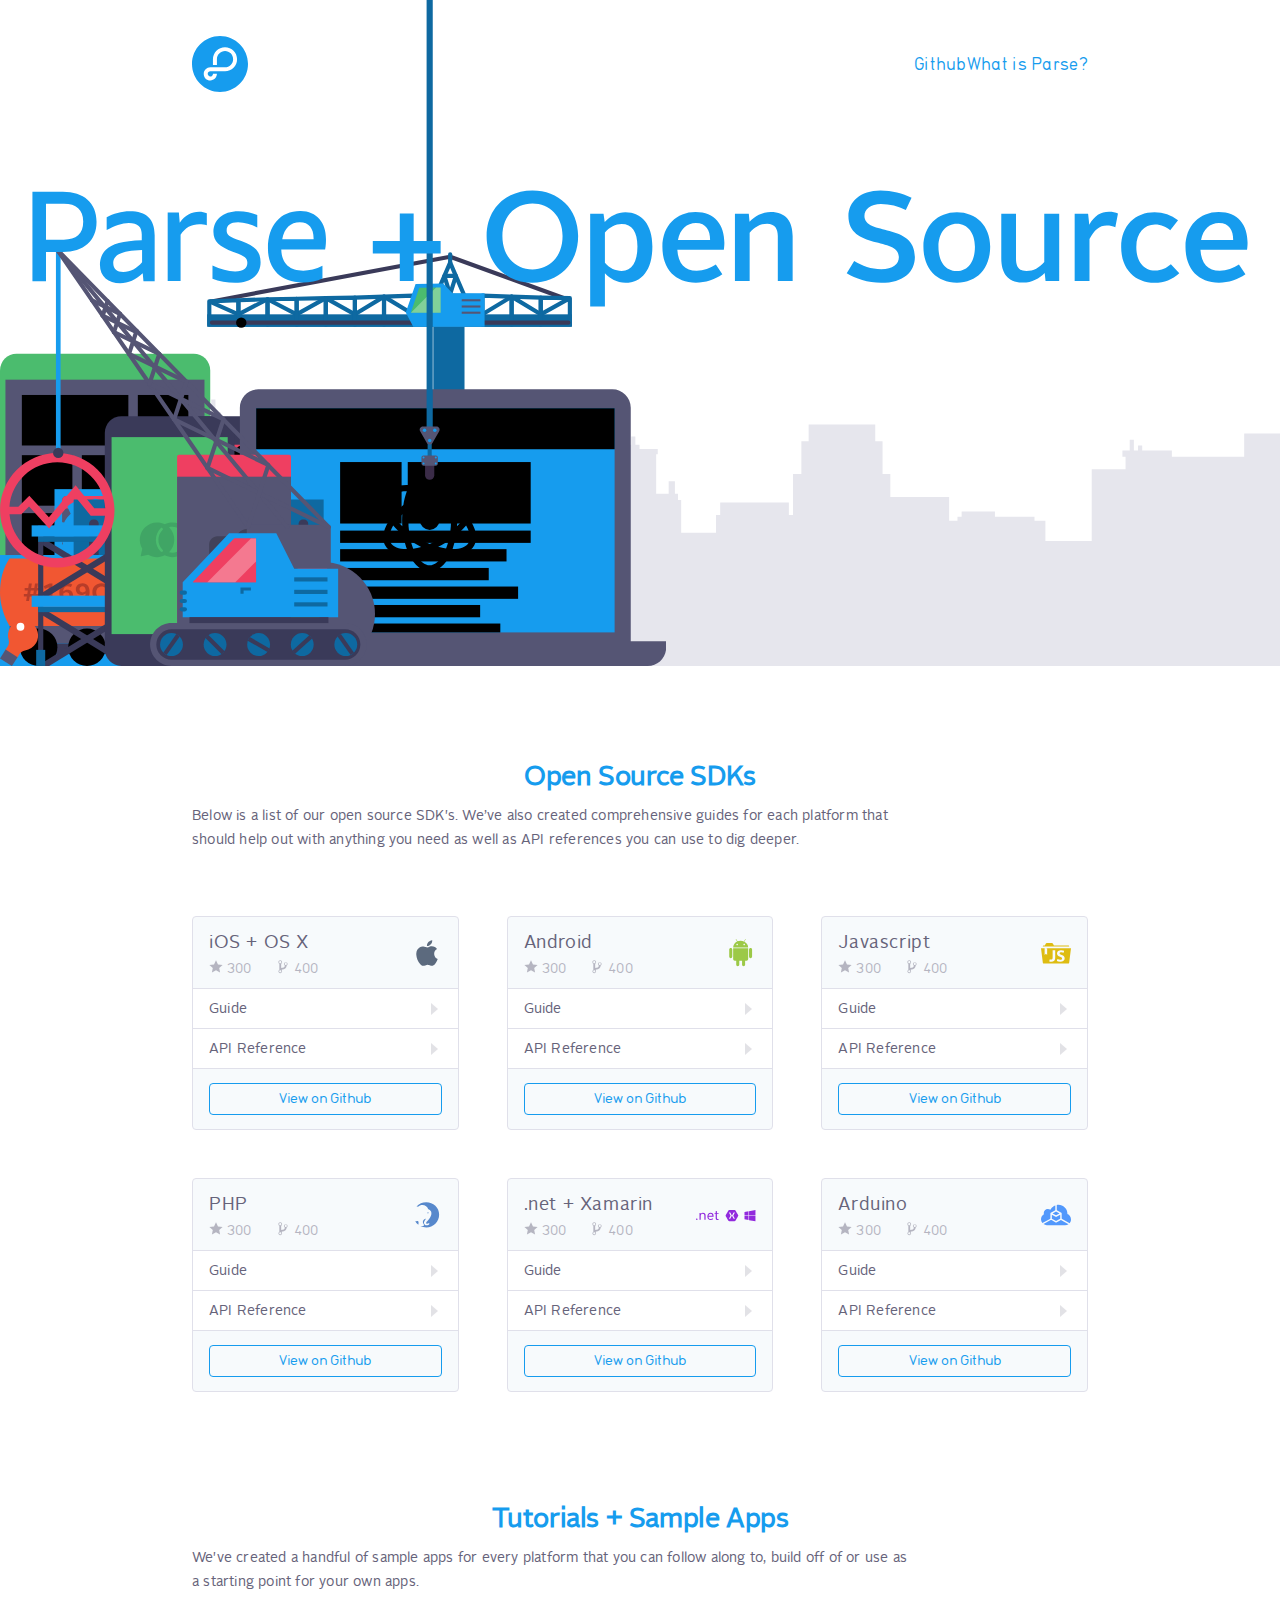
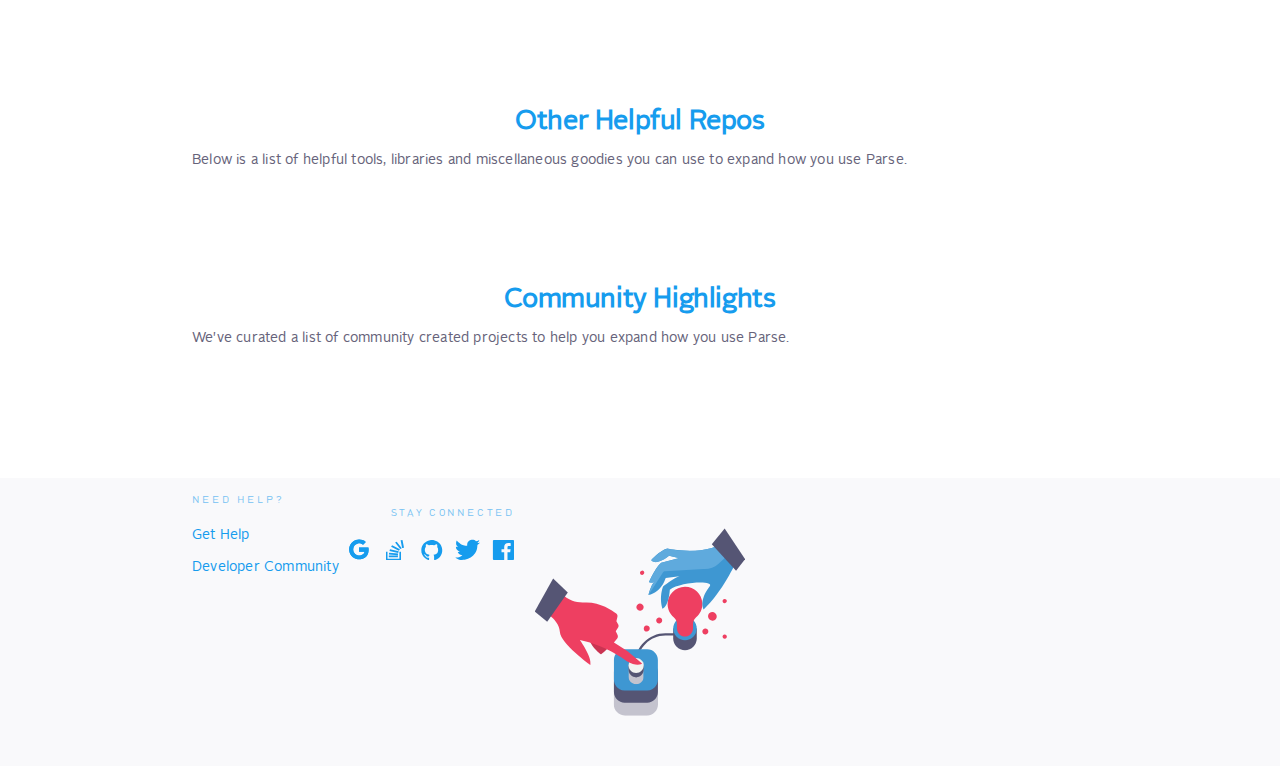
<file: _site/index.html>
<!doctype html>
<html class="no-js" lang="">
    <head>
        <meta charset="utf-8">
        <meta http-equiv="x-ua-compatible" content="ie=edge">
        <title>Parse + Open Source = ❤️</title>
        <meta name="description" content="The open source destination for Parse ">
        <meta name="viewport" content="width=device-width, initial-scale=1">

        <link rel="icon" type="image/png" href="img/favicon.png">
        <link rel="icon" type="image/png" href="img/favicon.svg">

		<link rel="stylesheet" href="/css/normalize.css">
        <link rel="stylesheet" href="/css/main.css">
        <script src="js/vendor/modernizr-2.8.3.min.js"></script>
        <script src="https://www.parsecdn.com/js/parse-1.6.7.min.js"></script>
        <script>
            var gitJson = null;
            Parse.initialize("vc59bNX5cbtFv4Upaz4y31IJ6zOH5uKqJbRqoSgy", "jbMROx6VuQ6wVWRur29gYcQ7o3ucD4VYdh7DoFHj");
        </script>
    </head>
    <body>
        <nav>
            <div class="container">
                <img src="img/logo.svg" alt="Parse logo" class="logo">
                <ul>
                    <li><a href="https://github.com/ParsePlatform"  target="_blank">Github</a></li>
                    <li><a href="https://www.parse.com/" target="_blank">What is Parse?</a></li>
                </ul>
            </div>
        </nav>
        <div class="header">
        	<div class="headerIllustration">
        		<img src="img/header/skyline.svg" alt="" class="skyline">
        		<div class="foregroundContainer">
	        		<img src="img/header/tablet.svg" alt="tablet" class="tablet">
	        		<svg version="1.1" xmlns="http://www.w3.org/2000/svg" xmlns:xlink="http://www.w3.org/1999/xlink" x="0px" y="0px" viewBox="-395 -584 408 1280" style="enable-background:new -395 -584 408 1280;" xml:space="preserve" class="tabletInner tablet">
						<g class="tabletContent">
							<rect x="-353" y="175.1" width="204.7" height="97.1"/>
							<rect x="-130.1" y="175.1" width="97.1" height="97.1"/>
							<rect x="-353" y="290.8" width="97.1" height="97.1"/>
							<rect x="-237.7" y="290.8" width="204.7" height="97.1"/>
							<rect x="-353" y="402.2" width="320" height="97.1"/>
							<rect x="-353" y="513.2" width="204.7" height="97.1"/>
							<rect x="-130.1" y="513.2" width="97.1" height="97.1"/>
						</g>
					</svg>
	        		<img src="img/header/crane.svg" alt="crane" class="crane">
	        		<svg version="1.1" xmlns="http://www.w3.org/2000/svg" xmlns:xlink="http://www.w3.org/1999/xlink" x="0px" y="0px" viewBox="-49 -584 1100 1280" style="enable-background:new -49 -584 1100 1280;" xml:space="preserve" class="crane craneInner">
						<g class="cranePhoneContent">
							<path d="M436.8,534.5h-46c-2.2,0-4-1.8-4-4v-46c0-2.2,1.8-4,4-4h46c2.2,0,4,1.8,4,4v46
								C440.8,532.7,439,534.5,436.8,534.5z"/>
							<path d="M504.3,534.5h-46c-2.2,0-4-1.8-4-4v-46c0-2.2,1.8-4,4-4h46c2.2,0,4,1.8,4,4v46
								C508.3,532.7,506.5,534.5,504.3,534.5z"/>
							<path d="M370.8,534.5h-46c-2.2,0-4-1.8-4-4v-46c0-2.2,1.8-4,4-4h46c2.2,0,4,1.8,4,4v46
								C374.8,532.7,373,534.5,370.8,534.5z"/>
							<path d="M504.3,546.3H324.8c-2.2,0-4,1.8-4,4v8c0,2.2,1.8,4,4,4h179.5c2.2,0,4-1.8,4-4v-8
								C508.3,548.1,506.5,546.3,504.3,546.3z"/>
							<path d="M504.3,574.3H324.8c-2.2,0-4,1.8-4,4v8c0,2.2,1.8,4,4,4h179.5c2.2,0,4-1.8,4-4v-8
								C508.3,576.1,506.5,574.3,504.3,574.3z"/>
							<path d="M504.3,602.3H324.8c-2.2,0-4,1.8-4,4v8c0,2.2,1.8,4,4,4h179.5c2.2,0,4-1.8,4-4v-8
								C508.3,604.1,506.5,602.3,504.3,602.3z"/>
						</g>
						<g id="load_1_">
							<defs>
								<rect id="craneClipContainer" x="317.5" y="46.1" width="480" height="427.4"/>
							</defs>
							<clipPath id="craneClip">
								<use xlink:href="#craneClipContainer" style="overflow:visible;"/>
							</clipPath>
							<g class="videoLoad">
								<rect x="320.8" y="282.1" class="st3" width="187.5" height="187.5"/>
								<polygon class="st4" points="383,338.9 447,375.9 383,412.8 "/>
							</g>
							<g class="loadInner">
								<line class="st2" x1="415" y1="282.1" x2="415" y2="-37.9"/>
								<circle class="st5" cx="415" cy="282.1" r="10"/>
							</g>
						</g>
						<circle class="anchor" cx="414.7" cy="36.1" r="10"/>
					</svg>
	        		<img src="img/header/transport.svg" alt="transport" class="transport">
	        		<svg version="1.1" xmlns="http://www.w3.org/2000/svg" xmlns:xlink="http://www.w3.org/1999/xlink" x="0px" y="0px" viewBox="-199 -584 800 1280" style="enable-background:new -199 -584 800 1280;" xml:space="preserve" class="transport transportWheels">
						<g class="wheel">
							<circle class="st0" cx="522.7" cy="662" r="34"/>
							<circle class="st1" cx="522.7" cy="662" r="18.9"/>
							<g>
								<circle class="st0" cx="535.8" cy="662" r="1.9"/>
								<circle class="st0" cx="509.5" cy="662" r="1.9"/>
								<circle class="st0" cx="522.7" cy="675.2" r="1.9"/>
								<circle class="st0" cx="522.7" cy="648.8" r="1.9"/>
								<circle class="st0" cx="531.9" cy="652.7" r="1.9"/>
								<circle class="st0" cx="513.2" cy="671.4" r="1.9"/>
								<circle class="st0" cx="531.9" cy="671.4" r="1.9"/>
								<circle class="st0" cx="513.2" cy="652.7" r="1.9"/>
							</g>
						</g>
						<g class="wheel">
							<circle class="st0" cx="324.5" cy="662" r="34"/>
							<circle class="st1" cx="324.5" cy="662" r="18.9"/>
							<g>
								<circle class="st0" cx="337.6" cy="662" r="1.9"/>
								<circle class="st0" cx="311.2" cy="662" r="1.9"/>
								<circle class="st0" cx="324.5" cy="675.2" r="1.9"/>
								<circle class="st0" cx="324.5" cy="648.8" r="1.9"/>
								<circle class="st0" cx="333.8" cy="652.7" r="1.9"/>
								<circle class="st0" cx="315.1" cy="671.4" r="1.9"/>
								<circle class="st0" cx="333.8" cy="671.4" r="1.9"/>
								<circle class="st0" cx="315.1" cy="652.7" r="1.9"/>
							</g>
						</g>
						<g class="wheel">
							<circle class="st0" cx="246.1" cy="662" r="34"/>
							<circle class="st1" cx="246.1" cy="662" r="18.9"/>
							<g>
								<circle class="st0" cx="259.4" cy="662" r="1.9"/>
								<circle class="st0" cx="232.9" cy="662" r="1.9"/>
								<circle class="st0" cx="246.1" cy="675.2" r="1.9"/>
								<circle class="st0" cx="246.1" cy="648.8" r="1.9"/>
								<circle class="st0" cx="255.5" cy="652.7" r="1.9"/>
								<circle class="st0" cx="236.8" cy="671.4" r="1.9"/>
								<circle class="st0" cx="255.5" cy="671.4" r="1.9"/>
								<circle class="st0" cx="236.8" cy="652.7" r="1.9"/>
							</g>
						</g>
						<g class="wheel">
							<circle class="st0" cx="-59.3" cy="662" r="34"/>
							<circle class="st1" cx="-59.3" cy="662" r="18.9"/>
							<g>
								<circle class="st0" cx="-46.1" cy="662" r="1.9"/>
								<circle class="st0" cx="-72.5" cy="662" r="1.9"/>
								<circle class="st0" cx="-59.3" cy="675.2" r="1.9"/>
								<circle class="st0" cx="-59.3" cy="648.8" r="1.9"/>
								<circle class="st0" cx="-49.9" cy="652.7" r="1.9"/>
								<circle class="st0" cx="-68.6" cy="671.4" r="1.9"/>
								<circle class="st0" cx="-49.9" cy="671.4" r="1.9"/>
								<circle class="st0" cx="-68.6" cy="652.7" r="1.9"/>
							</g>
						</g>
						<g class="wheel">
							<circle class="st0" cx="-137.6" cy="662" r="34"/>
							<circle class="st1" cx="-137.6" cy="662" r="18.9"/>
							<g>
								<circle class="st0" cx="-124.4" cy="662" r="1.9"/>
								<circle class="st0" cx="-150.8" cy="662" r="1.9"/>
								<circle class="st0" cx="-137.6" cy="675.2" r="1.9"/>
								<circle class="st0" cx="-137.6" cy="648.8" r="1.9"/>
								<circle class="st0" cx="-128.3" cy="652.7" r="1.9"/>
								<circle class="st0" cx="-147" cy="671.4" r="1.9"/>
								<circle class="st0" cx="-128.3" cy="671.4" r="1.9"/>
								<circle class="st0" cx="-147" cy="652.7" r="1.9"/>
							</g>
						</g>
					</svg>
	        		<img src="img/header/laptop.svg" alt="laptop" class="laptop">
	        		<svg version="1.1" xmlns="http://www.w3.org/2000/svg" xmlns:xlink="http://www.w3.org/1999/xlink" x="0px" y="0px" viewBox="50 -594 1300 1300" style="enable-background:new 50 -594 1300 1300;" xml:space="preserve" class="laptopInner laptop">
						<defs>
							<rect id="laptopClipContainer" x="550" y="202.9" width="699.7" height="437.5"/>
						</defs>
						<clipPath id="laptopClip">
							<use xlink:href="#laptopClipContainer"  style="overflow:visible;"/>
						</clipPath>
						<g class="st0">
							<g class="laptopContent">
								<rect x="845.9" y="307.9" class="st1" width="240" height="120"/>
								<rect x="713.9" y="307.9" class="st1" width="120" height="120"/>
								<rect x="713.9" y="441.7" class="st1" width="372" height="24"/>
								<rect x="713.9" y="477.9" class="st1" width="324.8" height="24"/>
								<rect x="713.9" y="514.6" class="st1" width="290.1" height="24"/>
								<rect x="713.9" y="550.9" class="st1" width="347.4" height="24"/>
								<rect x="713.9" y="586.9" class="st1" width="273.3" height="24"/>
								<rect x="713.9" y="623.1" class="st1" width="312.7" height="17.3"/>
							</g>
							<g class="browserChrome">
								<rect x="550" y="202.9" class="st1" width="699.7" height="80"/>
								<path class="st2" d="M1187.7,266.9h-528c-4.4,0-8-3.6-8-8v-12.1c0-4.4,3.6-8,8-8h528c4.4,0,8,3.6,8,8v12.1
									C1195.7,263.3,1192.1,266.9,1187.7,266.9z"/>
								<circle class="st2" cx="624" cy="252.8" r="14"/>
								<circle class="st2" cx="588" cy="252.8" r="14"/>
								<circle class="st2" cx="1231.7" cy="220.9" r="6"/>
								<circle class="st2" cx="1195.7" cy="220.9" r="6"/>
								<circle class="st2" cx="1213.7" cy="220.9" r="6"/>
								<path class="st2" d="M1227.7,266.8h-12c-4.4,0-8-3.6-8-8v-12c0-4.4,3.6-8,8-8h12c4.4,0,8,3.6,8,8v12
									C1235.7,263.2,1232.1,266.8,1227.7,266.8z"/>
							</g>
						</g>
					</svg>
	        		<svg version="1.1" id="Layer_1" xmlns="http://www.w3.org/2000/svg" xmlns:xlink="http://www.w3.org/1999/xlink" x="0px" y="0px" viewBox="50 -594 1300 1300" style="enable-background:new 50 -594 1300 1300;" xml:space="preserve" class="laptop laptopData">
	        			<g>
							<path class="st0" d="M967.7,421.4c0.2-0.2,0.3-0.5,0.5-0.7c12.2-18.7,14.7-36.2,7.1-49.3c-6.9-12-21.6-18.6-41.2-18.6
							c-1.9,0-3.9,0.1-5.8,0.2c-9.8-19.5-23.7-31.6-39.5-31.6S859,333.5,849.3,353c-2-0.1-3.9-0.2-5.8-0.2c-19.7,0-34.3,6.6-41.2,18.6
							c-7.9,13.7-4.4,31.8,7.6,50c-12,18.2-15.5,36.3-7.6,50c6.9,12,21.6,18.6,41.2,18.6c1.9,0,3.9-0.1,5.8-0.2
							c9.8,19.5,23.7,31.6,39.5,31.6s29.8-12.1,39.5-31.6c2,0.1,3.9,0.2,5.8,0.2c19.7,0,34.3-6.6,41.2-18.6c7.6-13.1,5-30.6-7.1-49.3
							C968,421.8,967.8,421.6,967.7,421.4z M934.1,364.9c15.2,0,26.1,4.5,30.7,12.6c4.7,8.2,2.9,20.3-4.9,33.6
							c-5.6-6.7-12.3-13.2-19.7-19.3c-1.6-9.7-3.9-18.7-6.8-26.9C933.5,364.9,933.8,364.9,934.1,364.9z M909.5,457.4
							c-6.8,4-13.8,7.4-20.8,10.3c-7-2.9-14-6.3-20.8-10.3c-7.1-4.1-13.5-8.4-19.3-12.9c-1-7.3-1.5-15-1.5-23.2s0.5-15.9,1.5-23.2
							c5.8-4.5,12.3-8.8,19.3-12.9c6.8-4,13.8-7.4,20.8-10.3c7,2.9,14,6.3,20.8,10.3c6.9,4,13.4,8.4,19.4,13c0.9,7.2,1.5,15,1.5,23.1
							s-0.5,15.8-1.5,23.1C922.9,449.1,916.4,453.4,909.5,457.4z M925.6,461.6c-1.4,5.5-3,10.5-4.9,15.2c-5-0.7-10.2-1.9-15.5-3.4
							c3.5-1.7,6.9-3.6,10.3-5.5C919,465.9,922.4,463.8,925.6,461.6z M872.1,473.5c-5.3,1.5-10.5,2.6-15.5,3.4c-1.8-4.6-3.5-9.7-4.9-15.1
							c3.2,2.1,6.6,4.2,10.1,6.2C865.2,469.9,868.7,471.7,872.1,473.5z M835.3,433.2c-4-3.9-7.6-7.9-10.7-11.8c3.1-3.9,6.7-7.9,10.7-11.8
							c-0.2,3.9-0.4,7.8-0.4,11.8S835.1,429.3,835.3,433.2z M851.8,381c1.4-5.5,3-10.5,4.9-15.1c5,0.7,10.2,1.9,15.5,3.4
							c-3.5,1.7-6.9,3.6-10.3,5.5C858.3,376.8,855,378.9,851.8,381z M905.2,369.3c5.3-1.5,10.5-2.6,15.5-3.4c1.9,4.6,3.5,9.7,4.9,15.2
							c-3.3-2.2-6.6-4.3-10.1-6.3C912.1,372.8,908.7,371,905.2,369.3z M942.1,409.7c3.9,3.8,7.5,7.7,10.6,11.7c-3.1,4-6.7,7.9-10.6,11.7
							c0.2-3.8,0.4-7.7,0.4-11.7C942.4,417.4,942.3,413.5,942.1,409.7z M888.7,333.5c9.3,0,19,7.6,26.7,21.1c-8.6,1.5-17.6,4.1-26.7,7.5
							c-9-3.4-18-5.9-26.7-7.5C869.7,341.1,879.3,333.5,888.7,333.5z M812.6,377.4c4.7-8.1,15.6-12.6,30.7-12.6c0.2,0,0.5,0,0.8,0
							c-2.9,8.1-5.3,17.1-6.8,26.8c-7.6,6.2-14.2,12.7-19.8,19.3C809.7,397.6,807.9,385.5,812.6,377.4z M843.3,477.9
							c-15.2,0-26.1-4.5-30.7-12.6c-4.7-8.1-2.9-20.2,4.9-33.6c5.6,6.6,12.2,13.1,19.8,19.3c1.6,9.7,3.9,18.7,6.8,26.8
							C843.8,477.9,843.6,477.9,843.3,477.9z M888.7,509.3c-9.3,0-19-7.6-26.7-21.1c8.6-1.5,17.6-4.1,26.7-7.5c9,3.4,18,5.9,26.7,7.5
							C907.7,501.6,898,509.3,888.7,509.3z M964.8,465.3c-4.7,8.1-15.6,12.6-30.7,12.6c-0.2,0-0.5,0-0.8,0c2.9-8.1,5.3-17.2,6.8-26.9
							c7.5-6.1,14.1-12.6,19.7-19.3C967.7,445,969.5,457.1,964.8,465.3z"/>
							<circle class="st0" cx="888.7" cy="421.4" r="19"/>
						</g>
					</svg>
	        		<img src="img/header/laptopHook.svg" alt="laptop hook" class="laptop laptopHook">
	        		<img src="img/header/charts.svg" alt="charts" class="charts">
	        		<img src="img/header/tanker.svg" alt="tanker" class="tanker">
	        		<svg version="1.1" id="Layer_1" xmlns="http://www.w3.org/2000/svg" xmlns:xlink="http://www.w3.org/1999/xlink" x="0px" y="0px" viewBox="-359 -584 480 1280" style="enable-background:new -359 -584 480 1280;" xml:space="preserve" class="tanker tankerWheels">
						<g id="wheels_1_">
							<g class="wheel">
								<circle class="st0" cx="12" cy="660" r="36"/>
								<circle class="st1" cx="12" cy="660" r="20"/>
								<g>
									<circle class="st0" cx="26" cy="660" r="2"/>
									<circle class="st0" cx="-2" cy="660" r="2"/>
									<circle class="st0" cx="12" cy="674" r="2"/>
									<circle class="st0" cx="12" cy="646" r="2"/>
									<circle class="st0" cx="21.9" cy="650.1" r="2"/>
									<circle class="st0" cx="2.1" cy="669.9" r="2"/>
									<circle class="st0" cx="21.9" cy="669.9" r="2"/>
									<circle class="st0" cx="2.1" cy="650.1" r="2"/>
								</g>
							</g>
							<g class="wheel">
								<circle class="st0" cx="-191.8" cy="660" r="36"/>
								<circle class="st1" cx="-191.8" cy="661" r="20"/>
								<g>
									<circle class="st0" cx="-177.8" cy="661" r="2"/>
									<circle class="st0" cx="-205.8" cy="661" r="2"/>
									<circle class="st0" cx="-191.8" cy="675" r="2"/>
									<circle class="st0" cx="-191.8" cy="647" r="2"/>
									<circle class="st0" cx="-181.9" cy="651.1" r="2"/>
									<circle class="st0" cx="-201.7" cy="670.9" r="2"/>
									<circle class="st0" cx="-181.9" cy="670.9" r="2"/>
									<circle class="st0" cx="-201.7" cy="651.1" r="2"/>
								</g>
							</g>
							<g class="wheel">
								<circle class="st0" cx="-284.7" cy="660" r="36"/>
								<circle class="st1" cx="-284.7" cy="661" r="20"/>
								<g>
									<circle class="st0" cx="-270.7" cy="661" r="2"/>
									<circle class="st0" cx="-298.7" cy="661" r="2"/>
									<circle class="st0" cx="-284.7" cy="675" r="2"/>
									<circle class="st0" cx="-284.7" cy="647" r="2"/>
									<circle class="st0" cx="-274.8" cy="651.1" r="2"/>
									<circle class="st0" cx="-294.6" cy="670.9" r="2"/>
									<circle class="st0" cx="-274.8" cy="670.9" r="2"/>
									<circle class="st0" cx="-294.6" cy="651.1" r="2"/>
								</g>
							</g>
						</g>
						</svg>
	        		<img src="img/header/phones.svg" alt="phones" class="phones">
	        		<img src="img/header/hoist.svg" alt="hoist" class="hoist">
	        	</div>
        	</div>
            <div class="container">
                <div class="heroText">
                    <img src="img/headerText.svg" alt="Parse + Open Source" class="headerText">
                    <!--<h2>
                        <span class="subheadSection"><img src="img/repos.svg" alt="" class="icon"><span class="repoCount"></span></span>
                        <span class="subheadSection "><img src="img/stars.svg" alt="" class="icon"><span class="starCount"></span></span>
                        <span class="subheadSection"><img src="img/forks.svg" alt="" class="icon"><span class="forkCount"></span></span>
                    </h2>-->
                </div>
            </div>
        </div>
        <div class="wrapper">
            <div class="container">
                <section class="SDKList">
                    <h3>Open Source SDKs</h3>
                    <p>Below is a list of our open source SDK's. We’ve also created comprehensive guides for each platform that should help out with anything you need as well as API references you can use to dig deeper.</p>
                    <br>
                    <div class="repo">
                        <div class="repoTitle">
                            <img src="img/ios.svg" alt="" class="SDKLogo">
                            <h4>iOS + OS X</h4>
                            <p><span><img src="img/starsDark.svg" alt="" class="icon">300</span><span><img src="img/forksDark.svg" alt="" class="icon">400</span></p>
                        </div>
                        <a target="_blank" href="https://www.parse.com/docs/ios/guide">
                            <div class="repoLink">
                                <p>Guide</p>
                            </div>
                        </a>
                        <a href="https://parse.com/docs/ios/api/" target="_blank">
                            <div class="repoLink">
                                <p>API Reference</p>
                            </div>
                        </a>
                        <div class="repoButton">
                            <a href="https://github.com/ParsePlatform/Parse-SDK-iOS-OSX" target="_blank"><button class="outline">View on Github</button></a>
                        </div>
                    </div>
                    <div class="repo">
                        <div class="repoTitle">
                            <img src="img/android.svg" alt="" class="SDKLogo">
                            <h4>Android</h4>
                            <p><span><img src="img/starsDark.svg" alt="" class="icon">300</span><span><img src="img/forksDark.svg" alt="" class="icon">400</span></p>
                        </div>
                        <a target="_blank" href="https://www.parse.com/docs/android/guide">
                            <div class="repoLink">
                                <p>Guide</p>
                            </div>
                        </a>
                        <a href="https://parse.com/docs/android/api/" target="_blank">
                            <div class="repoLink">
                                <p>API Reference</p>
                            </div>
                        </a>
                        <div class="repoButton">
                            <a href="https://github.com/ParsePlatform/Parse-SDK-Android" target="_blank"><button class="outline">View on Github</button></a>
                        </div>
                    </div>
                    <div class="repo">
                        <div class="repoTitle">
                            <img src="img/js.svg" alt="" class="SDKLogo">
                            <h4>Javascript</h4>
                            <p><span><img src="img/starsDark.svg" alt="" class="icon">300</span><span><img src="img/forksDark.svg" alt="" class="icon">400</span></p>
                        </div>
                        <a href="https://www.parse.com/docs/js/guide" target="_blank">
                            <div class="repoLink">
                                <p>Guide</p>
                            </div>
                        </a>
                        <a href="https://parse.com/docs/js/api/" target="_blank">
                            <div class="repoLink">
                                <p>API Reference</p>
                            </div>
                        </a>
                        <div class="repoButton">
                            <a href="https://github.com/ParsePlatform/Parse-SDK-JS" target="_blank"><button class="outline">View on Github</button></a>
                        </div>
                    </div>
                    <div class="repo">
                        <div class="repoTitle">
                            <img src="img/php.svg" alt="" class="SDKLogo">
                            <h4>PHP</h4>
                            <p><span><img src="img/starsDark.svg" alt="" class="icon">300</span><span><img src="img/forksDark.svg" alt="" class="icon">400</span></p>
                        </div>
                        <a href="https://www.parse.com/docs/php/guide" target="_blank">
                            <div class="repoLink">
                                <p>Guide</p>
                            </div>
                        </a>
                        <a href="https://github.com/parseplatform/parse-php-sdk" target="_blank">
                            <div class="repoLink">
                                <p>API Reference</p>
                            </div>
                        </a>
                        <div class="repoButton">
                            <a href="https://github.com/ParsePlatform/parse-php-sdk" target="_blank"><button class="outline">View on Github</button></a>
                        </div>
                    </div>
                    <div class="repo">
                        <div class="repoTitle">
                            <img src="img/net.svg" alt="" class="SDKLogo">
                            <h4>.net + Xamarin</h4>
                            <p><span><img src="img/starsDark.svg" alt="" class="icon">300</span><span><img src="img/forksDark.svg" alt="" class="icon">400</span></p>
                        </div>
                        <a href="https://www.parse.com/docs/dotnet/guide" target="_blank">
                            <div class="repoLink">
                                <p>Guide</p>
                            </div>
                        </a>
                        <a href="http://parse.com/docs/dotnet/api/Index.html" target="_blank">
                            <div class="repoLink">
                                <p>API Reference</p>
                            </div>
                        </a>
                        <div class="repoButton">
                            <a href="https://github.com/ParsePlatform/Parse-SDK-dotNET" target="_blank"><button class="outline">View on Github</button></a>
                        </div>
                    </div>
                    <div class="repo">
                        <div class="repoTitle">
                            <img src="img/arduino.svg" alt="" class="SDKLogo">
                            <h4>Arduino</h4>
                            <p><span><img src="img/starsDark.svg" alt="" class="icon">300</span><span><img src="img/forksDark.svg" alt="" class="icon">400</span></p>
                        </div>
                        <a href="https://www.parse.com/docs/arduino/guide" target="_blank">
                            <div class="repoLink">
                                <p>Guide</p>
                            </div>
                        </a>
                        <a href="https://parse.com/docs/arduino/api/" target="_blank">
                            <div class="repoLink">
                                <p>API Reference</p>
                            </div>
                        </a>
                        <div class="repoButton">
                            <a href="https://github.com/ParsePlatform/Parse-SDK-Arduino" target="_blank"><button class="outline">View on Github</button></a>
                        </div>
                    </div>
                </section>
                <section class="sampleApps">
                    <h3>Tutorials + Sample Apps</h3>
                    <p>We've created a handful of sample apps for every platform that you can follow along to, build off of or use as a starting point for your own apps.</p>
                </section>
                <section class="other">
                    <h3>Other Helpful Repos</h3>
                    <p>Below is a list of helpful tools, libraries and miscellaneous goodies you can use to expand how you use Parse.</p>
                    
                </section>
                <section class="community">
                    <h3>Community Highlights</h3>
                    <p>We've curated a list of community created projects to help you expand how you use Parse.</p>
                </section>
            </div>
            <footer>
                <div class="container">
                	<img src="img/openSourceIllustration.svg" alt="Parse open source illustration" class="footerImage">
	                <div class="textContainer">
	                    <div class="needHelp">
	                        <h5>Need Help?</h5>
	                        <p><a href="https://www.parse.com/help" target="_blank">Get Help</a></p>
	                        <p><a href="https://groups.google.com/forum/#!forum/parse-developers" target="_blank">Developer Community</a></p>
	                    </div>
	                    <div class="socialLinks">
	                        <h5>Stay Connected</h5>
	                        <div class="socialIcons">
	                            <a href="https://www.facebook.com/parseit" target="_blank"><img src="img/facebook.svg" alt="">
	                            <a href="https://twitter.com/ParseIt" target="_blank"><img src="img/twitter.svg" alt=""></a>
	                            <a href="https://github.com/ParsePlatform" target="_blank"><img src="img/github.svg" alt=""></a>
	                            <a href="http://stackoverflow.com/tags/parse.com" target="_blank"><img src="img/overflow.svg" alt=""></a>
	                            <a href="https://groups.google.com/forum/#!forum/parse-developers" target="_blank"><img src="img/google.svg" alt=""></a>
	                        </div>
	                    </div>
                    </div>
                </div>
            </footer>
        </div>

        <script src="https://ajax.googleapis.com/ajax/libs/jquery/1.11.3/jquery.min.js"></script>
        <script>window.jQuery || document.write('<script src="js/vendor/jquery-1.11.3.min.js"><\/script>')</script>
        <script src="js/plugins.js"></script>
        <script src="js/main.js"></script>
    </body>
</html>
</file>
<file: css/main.css>
@font-face {
  font-family: 'alrightRegular';
  src: url("../fonts/ttfah-alrightsublpwebfontuseonly-regular-webfont.eot");
  src: url("../fonts/ttfah-alrightsublpwebfontuseonly-regular-webfont.eot?#iefix") format("embedded-opentype"), url("../fonts/ttfah-alrightsublpwebfontuseonly-regular-webfont.woff") format("woff"), url("../fonts/ttfah-alrightsublpwebfontuseonly-regular-webfont.ttf") format("truetype"), url("../fonts/ttfah-alrightsublpwebfontuseonly-regular-webfont.svg#alrightsublpwebfontuseonly-Rg") format("svg");
  font-weight: 300;
  font-style: normal; }
@font-face {
  font-family: 'din';
  src: url("../fonts/DIN17SBOP-Regular.eot");
  src: url("../fonts/DIN17SBOP-Regular.eot?#iefix") format("embedded-opentype"), url("../fonts/DIN17SBOP-Regular.woff") format("woff"), url("../fonts/DIN17SBOP-Regular.ttf") format("truetype");
  font-weight: normal;
  font-style: normal; }
@font-face {
  font-family: 'alrightBold';
  src: url("../fonts/ttfah-alrightsublpwebfontuseonly-bold-webfont.eot");
  src: url("../fonts/ttfah-alrightsublpwebfontuseonly-bold-webfont.eot?#iefix") format("embedded-opentype"), url("../fonts/ttfah-alrightsublpwebfontuseonly-bold-webfont.woff") format("woff"), url("../fonts/ttfah-alrightsublpwebfontuseonly-bold-webfont.ttf") format("truetype"), url("../fonts/ttfah-alrightsublpwebfontuseonly-bold-webfont.svg#alrightsublpwebfontuseonly-Bd") format("svg");
  font-weight: 700;
  font-style: normal; }
* {
  box-sizing: border-box;
  text-rendering: optimizeLegibility;
  -webkit-font-smoothing: antialiased; }

html, body {
  height: 100%;
  width: 100%;
  color: #333333;
  font-size: 100%;
  background: #ffffff;
  font-family: 'alrightRegular';
  font-weight: 300; }

html:not(.inlinesvg) svg, html:not(.inlinesvg) .skyline, html:not(.csstransforms) svg, html:not(.csstransforms) .skyline {
  display: none; }
html:not(.inlinesvg) .header, html:not(.csstransforms) .header {
  height: 360px;
  background: #FDFAFB; }
  html:not(.inlinesvg) .header .container, html:not(.csstransforms) .header .container {
    display: table; }
  html:not(.inlinesvg) .header .heroText, html:not(.csstransforms) .header .heroText {
    position: relative;
    display: table-cell;
    vertical-align: middle;
    top: 48px;
    height: 360px; }

.container {
  max-width: 960px;
  width: 100%;
  margin: 0 auto;
  position: relative; }

a {
  color: #169CEE;
  text-decoration: none;
  outline: 0;
  transition: color 0.15s cubic-bezier(0.4, 0, 0.2, 1), text-shadow 0s cubic-bezier(0.4, 0, 0.2, 1) 0.3s;
  position: relative; }
  a:focus {
    outline: 0; }
  a.white {
    color: #ffffff; }

/* Selection */
::-moz-selection {
  background: #169CEE;
  color: #ffffff;
  text-shadow: none; }

::selection {
  background: #169CEE;
  color: #ffffff;
  text-shadow: none; }

h1 {
  color: #66637A;
  font-size: 48px;
  font-family: 'alrightBold';
  letter-spacing: 2px;
  line-height: 1;
  font-weight: 600;
  margin-bottom: 0px; }
  @media screen and (max-width: 960px) {
    h1 {
      font-size: 48px; } }
  @media screen and (max-width: 600px) {
    h1 {
      font-size: 32px; } }
  @media screen and (max-width: 400px) {
    h1 {
      font-size: 24px; } }

h2 {
  font-size: 20px;
  font-family: 'din';
  font-weight: 300;
  letter-spacing: 0.3px;
  line-height: 24px; }
  @media screen and (max-width: 720px) {
    h2 {
      font-size: 16px; } }

h3 {
  font-size: 27px;
  line-height: 32px;
  color: #169CEE;
  font-family: 'alrightRegular';
  letter-spacing: -0.4px;
  margin: 48px 0px 10px 0px;
  text-align: center;
  font-weight: 600; }
  h3 span {
    font-family: 'din';
    color: #E0E0EA;
    width: 32px;
    margin-right: 16px;
    margin-left: -48px; }
  @media screen and (max-width: 480px) {
    h3 {
      font-size: 18px;
      margin: 32px 0px 8px 0px; } }

h4 {
  font-family: 'alrightRegular';
  font-size: 18px;
  letter-spacing: 0.6px;
  line-height: 32px;
  margin: 0px;
  white-space: nowrap;
  font-weight: 300; }

h5 {
  font-family: 'din';
  font-size: 10px;
  text-transform: uppercase;
  letter-spacing: 3px;
  color: #169CEE;
  opacity: 0.6;
  margin-bottom: 12px;
  line-height: 12px;
  font-weight: 300; }

h6 {
  font-family: 'alrightRegular';
  font-size: 16px;
  line-height: 24px;
  letter-spacing: 0.2px;
  margin: 0px auto 32px auto;
  color: #66637A;
  max-width: 600px;
  text-align: center;
  font-weight: 300; }
  @media screen and (max-width: 600px) {
    h6 {
      font-size: 14px; } }
  @media screen and (max-width: 480px) {
    h6 {
      margin: 0px auto 24px auto; } }

p {
  font-size: 14px;
  line-height: 24px;
  letter-spacing: 0.2px;
  margin: 0px 0px 48px 0px;
  color: #66637A;
  max-width: 720px; }
  @media screen and (max-width: 480px) {
    p {
      font-size: 14px; } }

br {
  height: 24px; }

button, .button {
  font-family: "din";
  border-radius: 4px;
  outline: none;
  background: #169CEE;
  color: #ffffff;
  border: none;
  margin-right: 32px;
  font-size: 14px;
  padding: 0px 16px;
  height: 32px;
  line-height: 32px;
  transition: 0.4s cubic-bezier(0.4, 0, 0.2, 1);
  font-weight: 100; }
  button.outline, .button.outline {
    background: transparent;
    border: 1px solid #169CEE;
    color: #169CEE; }
    button.outline:hover, .button.outline:hover {
      background: #169CEE;
      color: #ffffff; }

nav {
  position: absolute;
  z-index: 99;
  top: 24px;
  width: 100%;
  height: 80px; }
  nav .container a {
    display: inline-block;
    z-index: 101; }
  nav .logo {
    height: 56px;
    margin: 12px 0px; }
    @media screen and (max-width: 960px) {
      nav .logo {
        height: 48px; } }
  nav ul {
    float: right;
    margin: 0px;
    padding: 0px;
    position: relative;
    top: 2px; }
    nav ul a {
      color: #169CEE;
      text-decoration: none;
      float: left;
      margin-left: 32px; }
      nav ul a:first-of-type {
        margin-left: 0px; }
      @media screen and (max-width: 400px) {
        nav ul a:last-of-type {
          display: none; } }
    nav ul li {
      font-family: "din";
      float: left;
      line-height: 80px;
      margin: 0px;
      padding: 0px;
      list-style: none;
      color: #169CEE;
      font-size: 16px;
      cursor: pointer;
      letter-spacing: 0.3px; }
      nav ul li:last-of-type {
        margin: 0px; }
      @media screen and (max-width: 960px) {
        nav ul li {
          line-height: 72px; } }
    @media screen and (max-width: 480px) {
      nav ul .hideOnMobile {
        display: none; } }
    nav ul ul {
      padding-left: 16px; }
  @media screen and (max-width: 960px) {
    nav {
      top: 8px; } }
  @media screen and (max-width: 600px) {
    nav {
      top: 4px; }
      nav .container {
        padding: 0px 16px; }
      nav .logo {
        height: 40px; }
      nav ul li {
        line-height: 68px; }
      nav ul a {
        margin-left: 24px; } }
  @media screen and (max-width: 480px) {
    nav ul li {
      font-size: 14px;
      line-height: 64px; }
    nav .logo {
      height: 36px; } }

.header {
  position: relative;
  height: 74%;
  width: 100%;
  overflow: hidden;
  margin-bottom: 16px; }
  .header .heroText {
    font-family: 'alrightRegular';
    color: #ffffff;
    position: fixed;
    top: 21%;
    left: 0px;
    text-align: center;
    width: 100%; }
    .header .heroText h2 {
      color: #66637A; }
      .header .heroText h2 .subheadSection {
        margin: 0px 32px; }
        @media screen and (max-width: 960px) {
          .header .heroText h2 .subheadSection {
            margin: 0px 24px; } }
        @media screen and (max-width: 600px) {
          .header .heroText h2 .subheadSection {
            margin: 0px 12px; } }
      .header .heroText h2 .icon {
        padding-right: 8px;
        position: relative;
        top: 4px;
        height: 24px;
        display: inline-block; }
        @media screen and (max-width: 600px) {
          .header .heroText h2 .icon {
            height: 20px; } }
    @media screen and (max-width: 600px) {
      .header .heroText {
        position: absolute;
        top: 24%; } }
  @media screen and (max-width: 600px) {
    .header {
      height: 54%; }
      .header .container {
        height: 100%; }
      .header .headerIllustration .headerLeftContainer {
        width: 37.170130284vh; }
      .header .headerIllustration .headerCenterContainer {
        width: 30.337385744vh; }
      .header .headerIllustration .headerRightContainer {
        width: 41.178673739vh; } }

.headerIllustration {
  position: absolute;
  bottom: 0px;
  left: 0px;
  width: 100%;
  height: 100%;
  pointer-events: none; }
  .headerIllustration .skyline {
    height: 100%; }
  .headerIllustration .illustrationForeground {
    position: absolute;
    bottom: 0px;
    left: 0px;
    right: 0px;
    margin: auto;
    width: 100%;
    max-width: 1200px;
    height: 100%;
    overflow: visible; }
  .headerIllustration svg, .headerIllustration img, .headerIllustration .headerLeft, .headerIllustration .headerCenter, .headerIllustration .headerRight {
    height: 100%;
    position: absolute;
    bottom: 0px;
    overflow: visible; }
  .headerIllustration .headerLeft {
    left: -4%; }
  .headerIllustration .headerLeftContainer {
    width: 50.875vh; }
    .headerIllustration .headerLeftContainer .craneLineContainer {
      position: absolute;
      right: 0px;
      bottom: 0px;
      width: 100%;
      height: 46.5625%;
      overflow: hidden; }
      .headerIllustration .headerLeftContainer .craneLineContainer .craneLine {
        position: absolute;
        left: 0px;
        bottom: 0px;
        width: 100%;
        height: 214.76510067%;
        transform: translateY(-25%); }
    .headerIllustration .headerLeftContainer .phone1ScreenContainer {
      position: absolute;
      background: #555574;
      left: 50.9090909091%;
      width: 20.1136363636%;
      height: 24.21875%;
      bottom: 3.28125%; }
      .headerIllustration .headerLeftContainer .phone1ScreenContainer .appSquare {
        position: absolute;
        width: 24.8587570621%;
        height: 14.1935483871%;
        top: 56.1290322581%;
        background: #DB3B61;
        border-radius: 20%;
        transform: scale(0.45);
        transform-origin: 50% 50%;
        transform: rotateZ(90deg) scale(0.45);
        opacity: 0; }
        .headerIllustration .headerLeftContainer .phone1ScreenContainer .appSquare.one {
          left: 6.7796610169%; }
        .headerIllustration .headerLeftContainer .phone1ScreenContainer .appSquare.two {
          left: 37.2881355932%; }
        .headerIllustration .headerLeftContainer .phone1ScreenContainer .appSquare.three {
          left: 67.7966101695%; }
      .headerIllustration .headerLeftContainer .phone1ScreenContainer .appRect {
        transform: scale(0.45);
        transform-origin: 50% 50%;
        transform: rotateZ(90deg) scale(0.45);
        opacity: 0;
        background: #DB3B61;
        position: absolute;
        left: 6.7796610169%;
        width: 85.8757062147%;
        height: 4.8387096774%; }
        .headerIllustration .headerLeftContainer .phone1ScreenContainer .appRect.one {
          top: 74.1935483871%; }
        .headerIllustration .headerLeftContainer .phone1ScreenContainer .appRect.two {
          top: 82.2580645161%; }
        .headerIllustration .headerLeftContainer .phone1ScreenContainer .appRect.three {
          top: 90.3225806452%; }
  .headerIllustration .headerCenter {
    left: 0px;
    right: 0px;
    margin: auto; }
    .headerIllustration .headerCenter .middleLineOne {
      transform: translateY(-100%); }
    @media screen and (max-aspect-ratio: 8 / 5) and (max-width: 1480px) {
      .headerIllustration .headerCenter {
        opacity: 0; } }
    @media screen and (max-width: 600px) {
      .headerIllustration .headerCenter {
        opacity: 0; } }
  .headerIllustration .headerCenterContainer {
    width: 41.625vh; }
    .headerIllustration .headerCenterContainer .pushOne {
      position: absolute;
      left: 6.9444444444%;
      bottom: 6.71875%;
      height: auto;
      width: 15.5555555556%;
      transform-origin: 25% 0%; }
    .headerIllustration .headerCenterContainer .middleLineOne {
      position: absolute;
      left: 0px;
      bottom: 0px;
      width: 100%;
      height: 150%; }
  .headerIllustration .headerRight {
    right: -4%; }
    .headerIllustration .headerRight .st1 {
      fill: #3A3A59; }
    .headerIllustration .headerRight .st2 {
      fill: #0E69A1; }
    .headerIllustration .headerRight .st6 {
      fill: #555574; }
    .headerIllustration .headerRight .st7 {
      fill: #4BBC6E; }
    .headerIllustration .headerRight .st8 {
      fill: #EF3F61; }
    .headerIllustration .headerRight .st9 {
      fill: none;
      stroke: #3A3A59;
      stroke-width: 16;
      stroke-linecap: round;
      stroke-miterlimit: 10; }
    .headerIllustration .headerRight .st10 {
      fill: none;
      stroke: #0E69A1;
      stroke-width: 8;
      stroke-miterlimit: 10; }
    .headerIllustration .headerRight .st11 {
      fill: #159CEE; }
    .headerIllustration .headerRight .st13 {
      fill: none;
      stroke: #169CEE;
      stroke-width: 8;
      stroke-miterlimit: 10; }
  .headerIllustration .headerRightContainer {
    width: 56.425vh; }
    .headerIllustration .headerRightContainer .svgInner {
      position: absolute;
      top: 0px;
      left: 0px;
      width: 100%;
      height: 100%; }
    .headerIllustration .headerRightContainer .wheelsContainer {
      transform: translateX(100%); }
    .headerIllustration .headerRightContainer .hoist {
      transform: translateX(100%); }
    .headerIllustration .headerRightContainer .hoistParts {
      transform: translateX(100%); }
    .headerIllustration .headerRightContainer .hoistWheel {
      position: absolute;
      width: 3.7909836066%;
      height: 2.890625%;
      bottom: 1.25%; }
      .headerIllustration .headerRightContainer .hoistWheel:nth-of-type(1) {
        right: 1.71875%; }
      .headerIllustration .headerRightContainer .hoistWheel:nth-of-type(2) {
        right: 8.90625%; }
      .headerIllustration .headerRightContainer .hoistWheel:nth-of-type(3) {
        right: 16.09375%; }
      .headerIllustration .headerRightContainer .hoistWheel:nth-of-type(4) {
        right: 23.28125%; }
      .headerIllustration .headerRightContainer .hoistWheel:nth-of-type(5) {
        right: 30.46875%; }
    .headerIllustration .headerRightContainer .phoneCircle {
      position: absolute;
      border-radius: 50%; }
    .headerIllustration .headerRightContainer .phone2Screen {
      position: absolute;
      left: 20.2868852459%;
      bottom: 4.921875%;
      width: 22.9508196721%;
      height: 29.53125%;
      background: #555574;
      overflow: hidden; }
      .headerIllustration .headerRightContainer .phone2Screen .phoneCircle {
        left: -70%;
        right: -70%;
        width: 240%;
        padding-bottom: 50%;
        top: -25%;
        bottom: -25%;
        background: #4BBC6E;
        transform: scale(0); }
    .headerIllustration .headerRightContainer .phone3Screen {
      position: absolute;
      left: 37.9098360656%;
      bottom: 5.234375%;
      width: 22.131147541%;
      height: 22.65625%;
      background: #3A3A59;
      overflow: hidden; }
      .headerIllustration .headerRightContainer .phone3Screen .phoneCircle {
        left: -50%;
        right: -50%;
        width: 200%;
        padding-bottom: 50%;
        top: -25%;
        bottom: -25%;
        background: #555574;
        transform: scale(0); }
  @media screen and (max-width: 960px), (min-width: 960px) and (max-aspect-ratio: 4 / 3) {
    .headerIllustration > svg, .headerIllustration > img, .headerIllustration > div {
      transform: scale(0.75);
      transform-origin: center bottom; }
    .headerIllustration > .skyline {
      transform: scale(1);
      height: 75%; }
    .headerIllustration .headerLeft {
      left: -24%; }
    .headerIllustration .headerRight {
      right: -20%; } }
  @media screen and (min-width: 1480px) {
    .headerIllustration .headerLeft {
      left: -15%; }
    .headerIllustration .headerRight {
      right: -18%; }
    .headerIllustration .headerLeft, .headerIllustration .headerRight, .headerIllustration .headerCenter {
      transform: scale(0.75);
      transform-origin: center bottom; } }
  @media screen and (max-aspect-ratio: 5 / 8) and (min-width: 720px) {
    .headerIllustration .headerLeft {
      left: -36%; }
    .headerIllustration .headerRight {
      right: -32%; }
    .headerIllustration .headerCenter {
      opacity: 0; } }

.secondaryNav {
  width: 100%;
  height: 48px;
  position: relative;
  text-align: center;
  z-index: 99;
  position: absolute;
  top: 74%;
  overflow: hidden; }
  .secondaryNav .navBackground {
    position: absolute;
    top: 0px;
    left: 0px;
    width: 100%;
    height: 100%;
    border-bottom: 1px solid #E0E0EA;
    background: #ffffff;
    transition: 0.3s cubic-bezier(0.4, 0, 0.2, 1); }
  .secondaryNav ul {
    display: inline-block;
    margin: 0px auto;
    padding: 0px;
    pointer-events: all;
    height: 48px; }
    .secondaryNav ul a {
      color: rgba(118, 140, 151, 0.5);
      text-decoration: none;
      float: left;
      margin-left: 48px;
      transition: all 0.3s cubic-bezier(0.4, 0, 0.2, 1), color 0.3s cubic-bezier(0.4, 0, 0.2, 1); }
      .secondaryNav ul a.active {
        color: #169CEE; }
      .secondaryNav ul a:hover {
        color: #169CEE; }
      .secondaryNav ul a:first-of-type {
        margin-left: 0px; }
      @media screen and (max-width: 960px) {
        .secondaryNav ul a {
          margin-left: 32px; } }
    .secondaryNav ul li {
      font-family: "din";
      display: inline-block;
      white-space: nowrap;
      overflow: hidden;
      line-height: 48px;
      margin: 0px;
      padding: 0px;
      list-style: none;
      font-size: 16px;
      cursor: pointer;
      letter-spacing: 0.2px; }
      .secondaryNav ul li:last-of-type {
        margin: 0px; }
    .secondaryNav ul ul {
      padding-left: 16px; }
  .secondaryNav.shown {
    position: fixed;
    top: 0px;
    left: 0px; }
    .secondaryNav.shown a {
      transform: translateY(0px); }
      .secondaryNav.shown a:nth-of-type(1) {
        transition: all 0.2s cubic-bezier(0.175, 0.885, 0.32, 1.275) 0.05s, color 0.3s cubic-bezier(0.4, 0, 0.2, 1); }
      .secondaryNav.shown a:nth-of-type(2) {
        transition: all 0.2s cubic-bezier(0.175, 0.885, 0.32, 1.275) 0.1s, color 0.3s cubic-bezier(0.4, 0, 0.2, 1); }
      .secondaryNav.shown a:nth-of-type(3) {
        transition: all 0.2s cubic-bezier(0.175, 0.885, 0.32, 1.275) 0.15s, color 0.3s cubic-bezier(0.4, 0, 0.2, 1); }
      .secondaryNav.shown a:nth-of-type(4) {
        transition: all 0.2s cubic-bezier(0.175, 0.885, 0.32, 1.275) 0.2s, color 0.3s cubic-bezier(0.4, 0, 0.2, 1); }
      .secondaryNav.shown a:nth-of-type(5) {
        transition: all 0.2s cubic-bezier(0.175, 0.885, 0.32, 1.275) 0.25s, color 0.3s cubic-bezier(0.4, 0, 0.2, 1); }
      .secondaryNav.shown a:nth-of-type(6) {
        transition: all 0.2s cubic-bezier(0.175, 0.885, 0.32, 1.275) 0.3s, color 0.3s cubic-bezier(0.4, 0, 0.2, 1); }
      .secondaryNav.shown a:nth-of-type(7) {
        transition: all 0.2s cubic-bezier(0.175, 0.885, 0.32, 1.275) 0.35s, color 0.3s cubic-bezier(0.4, 0, 0.2, 1); }
      .secondaryNav.shown a:nth-of-type(8) {
        transition: all 0.2s cubic-bezier(0.175, 0.885, 0.32, 1.275) 0.4s, color 0.3s cubic-bezier(0.4, 0, 0.2, 1); }
    .secondaryNav.shown .navBackground {
      transform: translateY(0px);
      transition: 0.2s cubic-bezier(0.4, 0, 0.2, 1); }
  @media screen and (max-width: 600px) {
    .secondaryNav {
      top: 54%; }
      .secondaryNav ul li {
        font-size: 14px;
        letter-spacing: 0.1; } }
  @media screen and (max-width: 480px) {
    .secondaryNav ul a {
      margin-left: 24px; }
    .secondaryNav ul li {
      font-size: 12px; } }
  @media screen and (max-width: 400px) {
    .secondaryNav ul a {
      margin-left: 14px; }
    .secondaryNav ul li {
      font-size: 10px; } }

.wrapper {
  width: 100%;
  background: #ffffff; }

section {
  padding-bottom: 16px;
  float: left;
  position: relative;
  width: 100%;
  background: #ffffff; }
  section table {
    width: 100%;
    max-width: 650px;
    margin: 0 auto; }
    section table td {
      height: 72px; }
  section:first-of-type {
    padding-top: 32px; }
  section:last-of-type {
    padding-bottom: 80px; }

.container {
  padding: 0px 32px; }

.repoRow {
  float: left;
  width: 100%; }
  @media screen and (max-width: 600px) {
    .repoRow {
      float: none;
      width: auto; } }

.repo, .repoList {
  border: 1px solid #E0E0EA;
  background: rgba(14, 105, 161, 0.03);
  overflow: hidden; }
  .repo .repoDescription p, .repoList .repoDescription p {
    font-size: 14px;
    overflow: hidden;
    color: rgba(102, 99, 122, 0.5);
    margin: 0px; }
  .repo img.icon, .repoList img.icon {
    height: 14px;
    margin-right: 4px;
    position: relative;
    top: 1px; }

.repo {
  text-overflow: ellipsis;
  margin-bottom: 48px;
  float: left;
  min-width: 180px;
  max-width: 320px;
  border-radius: 4px;
  width: 33.333333%;
  margin-right: 0px;
  width: calc(33.333333% - 32px);
  margin-right: calc(48px); }
  .repo:nth-of-type(3n) {
    margin-right: 0px; }
  .repo h4 {
    color: #66637A;
    text-overflow: ellipsis;
    overflow: hidden; }
  .repo .SDKLogo {
    height: 30px;
    position: absolute;
    top: 0px;
    bottom: 0px;
    margin: auto 0;
    right: 16px; }
  .repo .repoTitle {
    padding: 10px 16px;
    position: relative; }
    .repo .repoTitle h4 {
      transition: 0.4s cubic-bezier(0.4, 0, 0.2, 1); }
    .repo .repoTitle p {
      margin: 0px;
      opacity: 0.45;
      font-size: 14px;
      font-family: "din";
      line-height: 16px; }
      .repo .repoTitle p span {
        margin-right: 24px; }
  .repo .repoLink {
    height: 40px;
    border-top: 1px solid #E0E0EA;
    position: relative;
    cursor: pointer;
    background: #ffffff; }
    .repo .repoLink a {
      border-bottom: 1px solid #E0E0EA; }
    .repo .repoLink:first-of-type {
      margin-top: 0px; }
    .repo .repoLink p {
      line-height: 40px;
      padding: 0px 16px;
      color: #66637A;
      margin: 0px; }
    .repo .repoLink:not(.blankRepoLink):hover:after {
      opacity: 1; }
    .repo .repoLink:not(.blankRepoLink):after {
      transition: 0.4s cubic-bezier(0.4, 0, 0.2, 1);
      content: "";
      position: absolute;
      right: 12px;
      top: 8px;
      width: 24px;
      height: 24px;
      background: url("../img/arrowRight.svg") no-repeat center;
      background-size: 100% auto;
      opacity: 0.18; }
    .repo .repoLink.expandableRepoLink {
      min-height: 40px;
      height: auto;
      max-height: 40px;
      overflow: hidden;
      transition: 0.4s cubic-bezier(0.4, 0, 0.2, 1); }
      .repo .repoLink.expandableRepoLink p {
        border-bottom: 1px solid #E0E0EA; }
      .repo .repoLink.expandableRepoLink ul {
        padding: 12px 0px;
        margin: 0px;
        background: rgba(224, 224, 234, 0.2); }
        .repo .repoLink.expandableRepoLink ul li {
          margin-left: 16px;
          padding-left: 12px;
          font-size: 14px;
          color: rgba(85, 85, 114, 0.6);
          line-height: 24px;
          list-style: none;
          border-left: 1px solid #E0E0EA;
          transition: 0.2s cubic-bezier(0.4, 0, 0.2, 1); }
          .repo .repoLink.expandableRepoLink ul li:hover {
            color: #555572;
            border-left: 1px solid #555572; }
      .repo .repoLink.expandableRepoLink.expanded {
        max-height: 240px; }
        .repo .repoLink.expandableRepoLink.expanded:not(.blankRepoLink):after {
          transform: rotate(90deg);
          opacity: 1; }
  .repo .repoDescription {
    background: #ffffff;
    border-top: 1px solid #E0E0EA;
    border-bottom: 1px solid #E0E0EA;
    height: 72px;
    overflow: hidden;
    text-overflow: ellipsis;
    border-bottom: 12px #ffffff solid;
    line-height: 24px;
    padding: 12px 16px; }
  .repo .repoButton {
    padding: 14px 16px;
    border-top: 1px solid #E0E0EA;
    min-height: 61px; }
    .repo .repoButton button, .repo .repoButton .button {
      width: 100%; }
  @media screen and (max-width: 960px) {
    .repo {
      width: calc(33.333333333% - 24px);
      margin-right: calc(32px); } }
  @media screen and (max-width: 600px) {
    .repo {
      float: none;
      width: 100%;
      margin: 0 auto 32px auto; }
      .repo:nth-of-type(3n) {
        margin: 0 auto 32px auto; }
      .repo .blankRepoLink {
        display: none; } }

.repoList {
  width: 100%;
  max-width: 650px;
  margin: 0 auto;
  height: 72px;
  background: rgba(14, 105, 161, 0.03);
  position: relative;
  border-bottom: 0px; }
  .repoList:hover .repoTitle h4 {
    color: #169CEE; }
  .repoList .repoTitle, .repoList .repoDescription, .repoList .repoInfo {
    position: relative; }
    .repoList .repoTitle h4, .repoList .repoTitle p, .repoList .repoDescription h4, .repoList .repoDescription p, .repoList .repoInfo h4, .repoList .repoInfo p {
      text-overflow: ellipsis;
      overflow: hidden;
      white-space: nowrap; }
  .repoList h4 {
    margin: 4px 0px 0px 0px;
    left: 0px;
    font-size: 14px;
    line-height: 16px;
    font-family: 'alrightBold';
    color: #66637A;
    padding-left: 24px; }
    @media screen and (max-width: 600px) {
      .repoList h4 {
        padding-left: 16px; } }
  .repoList .repoDescription {
    margin: 0px;
    padding-left: 24px; }
    @media screen and (max-width: 600px) {
      .repoList .repoDescription {
        padding-left: 16px; } }
  .repoList .repoInfo {
    height: 100%;
    right: 0px;
    padding-right: 24px; }
    .repoList .repoInfo p {
      white-space: nowrap;
      line-height: 72px;
      margin: 0px; }
    .repoList .repoInfo span {
      float: right;
      padding-left: 16px; }
    @media screen and (max-width: 600px) {
      .repoList .repoInfo {
        padding-right: 16px; }
        .repoList .repoInfo span {
          display: none; }
          .repoList .repoInfo span:nth-of-type(2) {
            display: block; } }
  .repoList a {
    width: 100%;
    position: absolute;
    top: 0px;
    left: 0px;
    height: 100%; }
  .repoList:first-of-type {
    border-radius: 4px 4px 0px 0px; }
  .repoList:last-of-type {
    border-radius: 0px 0px 4px 4px;
    border-bottom: 1px solid #E0E0EA; }

footer {
  float: left;
  height: 288px;
  width: 100%;
  background: rgba(235, 235, 242, 0.3); }
  footer .container {
    position: relative;
    height: 100%;
    display: table; }
  footer .footerImage {
    position: absolute;
    top: 0px;
    left: 32px;
    right: 32px;
    bottom: 0px;
    margin: auto;
    height: 192px; }
  footer p {
    margin-bottom: 0px;
    line-height: 32px;
    color: #169CEE;
    width: 100%; }
  footer .socialLinks, footer .needHelp {
    display: table-cell;
    vertical-align: middle; }
  footer .socialLinks {
    margin-right: 32px; }
    footer .socialLinks h5, footer .socialLinks p {
      text-align: right; }
  footer .needHelp {
    margin-left: 32px; }
    footer .needHelp h5, footer .needHelp p {
      text-align: left; }
  footer .socialIcons {
    float: right;
    margin-top: 2px;
    margin-right: -4px; }
    footer .socialIcons a {
      float: right;
      margin-left: 4px; }
    footer .socialIcons img {
      height: 32px;
      width: 32px;
      cursor: pointer;
      transition: 0.2s cubic-bezier(0.4, 0, 0.2, 1); }
      footer .socialIcons img:hover {
        transform: scale(1.1); }
  @media screen and (max-width: 720px) {
    footer .footerImage {
      display: none; } }
  @media screen and (max-width: 600px) {
    footer .socialLinks, footer .needHelp {
      display: block;
      margin-left: 16px; }
      footer .socialLinks h5, footer .socialLinks p, footer .needHelp h5, footer .needHelp p {
        text-align: left; }
      footer .socialLinks .socialIcons, footer .needHelp .socialIcons {
        float: left;
        margin-left: -5px;
        margin-right: 0px; }
        footer .socialLinks .socialIcons img, footer .needHelp .socialIcons img {
          margin: 0px 4px 0px 0px; }
    footer .needHelp {
      margin-top: 48px; }
    footer .socialLinks {
      margin-top: 32px; } }
</file>
